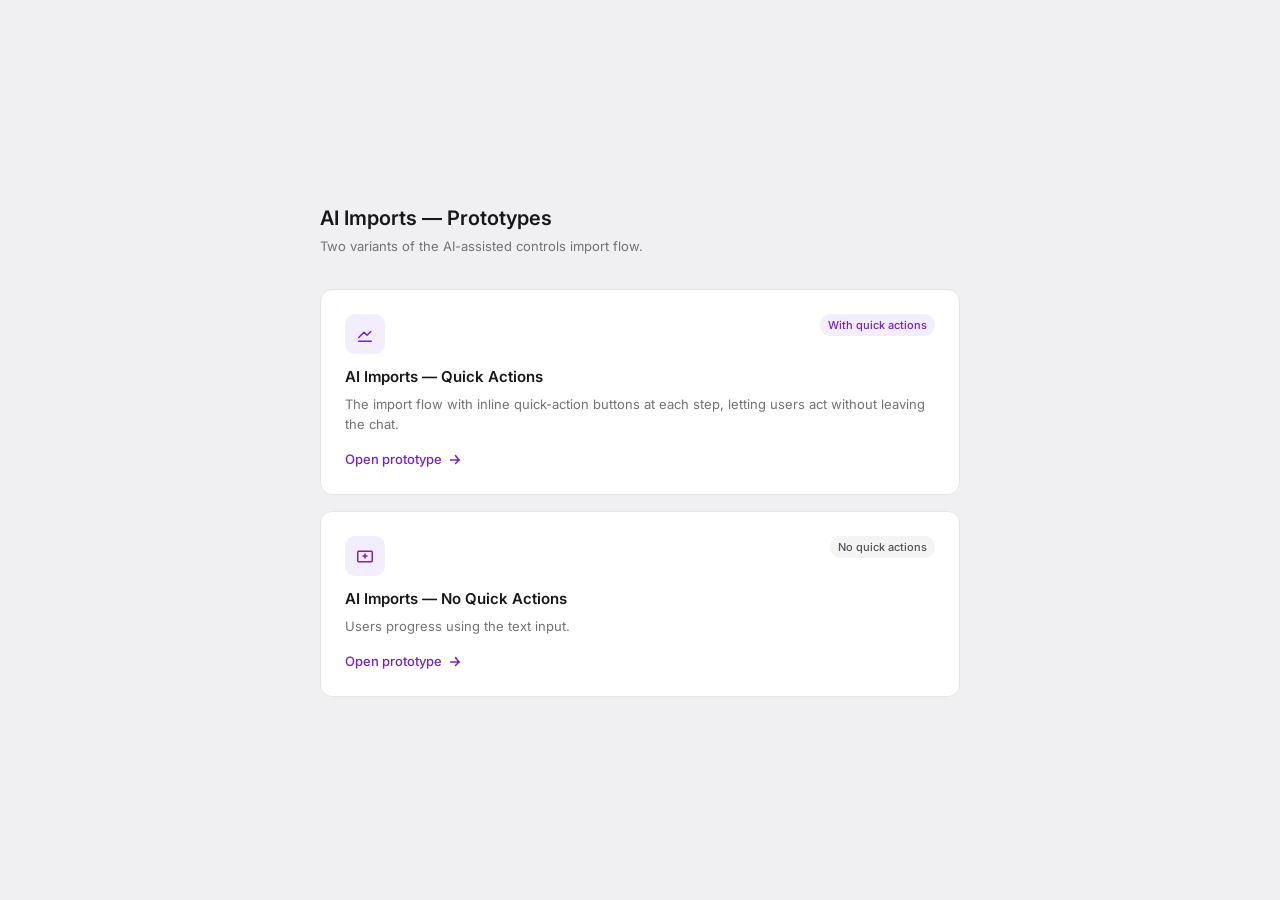
<file: index.html>
<!DOCTYPE html>
<html lang="en">
<head>
<meta charset="UTF-8">
<meta name="viewport" content="width=device-width, initial-scale=1.0">
<title>AI Imports — Prototypes</title>
<link rel="preconnect" href="https://fonts.googleapis.com">
<link href="https://fonts.googleapis.com/css2?family=Inter:wght@400;500;600;700&display=swap" rel="stylesheet">
<link rel="stylesheet" href="alpaca/alpaca-design-tokens.css">
<style>
*, *::before, *::after { box-sizing: border-box; margin: 0; padding: 0; }
html, body { height: 100%; }
body {
  font-family: 'Inter', sans-serif;
  background: #f0f0f2;
  color: #18181b;
  font-size: 14px;
  line-height: 1.5;
  display: flex;
  align-items: center;
  justify-content: center;
  min-height: 100vh;
  padding: 40px 20px;
}

.page {
  width: 100%;
  max-width: 640px;
}

.header {
  margin-bottom: 32px;
}

.header h1 {
  font-size: 20px;
  font-weight: 600;
  color: #18181b;
  margin-bottom: 4px;
}

.header p {
  font-size: 13px;
  color: #71717a;
}

.cards {
  display: flex;
  flex-direction: column;
  gap: 16px;
}

.card {
  background: #fff;
  border: 1px solid #e4e4e7;
  border-radius: 12px;
  padding: 24px;
  cursor: pointer;
  text-decoration: none;
  color: inherit;
  display: block;
  transition: border-color 0.15s, box-shadow 0.15s;
}

.card:hover {
  border-color: #c4b5fd;
  box-shadow: 0 4px 16px rgba(119, 31, 203, 0.08);
}

.card-top {
  display: flex;
  align-items: flex-start;
  justify-content: space-between;
  gap: 16px;
  margin-bottom: 12px;
}

.card-icon {
  width: 40px;
  height: 40px;
  border-radius: 10px;
  background: #f3eeff;
  display: flex;
  align-items: center;
  justify-content: center;
  flex-shrink: 0;
}

.card-icon svg {
  width: 20px;
  height: 20px;
  color: #771fcb;
}

.card-badge {
  font-size: 11px;
  font-weight: 500;
  padding: 3px 8px;
  border-radius: 20px;
  background: #f4f4f5;
  color: #52525b;
  white-space: nowrap;
}

.card-badge.with-actions {
  background: #f3eeff;
  color: #771fcb;
}

.card h2 {
  font-size: 15px;
  font-weight: 600;
  color: #18181b;
  margin-bottom: 6px;
}

.card p {
  font-size: 13px;
  color: #71717a;
  line-height: 1.55;
}

.card-arrow {
  display: flex;
  align-items: center;
  gap: 6px;
  margin-top: 16px;
  font-size: 13px;
  font-weight: 500;
  color: #771fcb;
}

.card-arrow svg {
  width: 14px;
  height: 14px;
}
</style>
</head>
<body>
<div class="page">
  <div class="header">
    <h1>AI Imports — Prototypes</h1>
    <p>Two variants of the AI-assisted controls import flow.</p>
  </div>

  <div class="cards">

    <a class="card" href="AI-imports-quick-actions.html">
      <div class="card-top">
        <div class="card-icon">
          <svg viewBox="0 0 20 20" fill="none" stroke="currentColor" stroke-width="1.5">
            <path stroke-linecap="round" stroke-linejoin="round" d="M3.75 13.5l5.25-5.25 3 3L15.75 7.5M3.75 17.25h12.5"/>
          </svg>
        </div>
        <span class="card-badge with-actions">With quick actions</span>
      </div>
      <h2>AI Imports — Quick Actions</h2>
      <p>The import flow with inline quick-action buttons at each step, letting users act without leaving the chat.</p>
      <div class="card-arrow">
        Open prototype
        <svg viewBox="0 0 14 14" fill="none" stroke="currentColor" stroke-width="1.5">
          <path stroke-linecap="round" stroke-linejoin="round" d="M2.5 7h9m-4-4.5L11 7l-3.5 3.5"/>
        </svg>
      </div>
    </a>

    <a class="card" href="Control-import-less-clicks.html">
      <div class="card-top">
        <div class="card-icon">
          <svg viewBox="0 0 20 20" fill="none" stroke="currentColor" stroke-width="1.5">
            <path stroke-linecap="round" stroke-linejoin="round" d="M8 10h4m-2-2v4M3.75 5.25h12.5a1 1 0 011 1v8.5a1 1 0 01-1 1H3.75a1 1 0 01-1-1v-8.5a1 1 0 011-1z"/>
          </svg>
        </div>
        <span class="card-badge">No quick actions</span>
      </div>
      <h2>AI Imports — No Quick Actions</h2>
      <p>Users progress using the text input.</p>
      <div class="card-arrow">
        Open prototype
        <svg viewBox="0 0 14 14" fill="none" stroke="currentColor" stroke-width="1.5">
          <path stroke-linecap="round" stroke-linejoin="round" d="M2.5 7h9m-4-4.5L11 7l-3.5 3.5"/>
        </svg>
      </div>
    </a>

  </div>
</div>
</body>
</html>
</file>
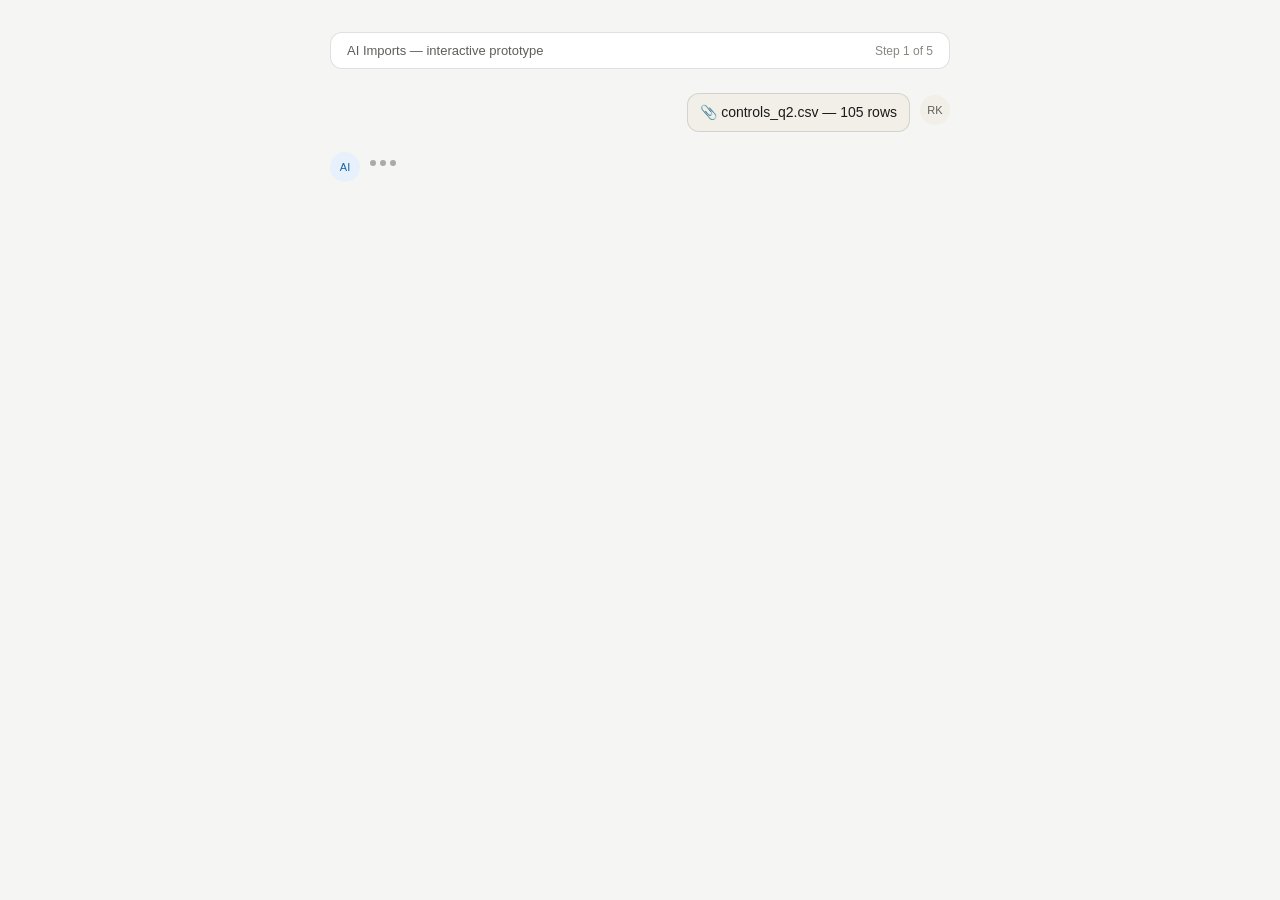
<file: uploads/ai-imports-prototype.html>
<!DOCTYPE html>
<html lang="en">
<head>
<meta charset="UTF-8">
<meta name="viewport" content="width=device-width, initial-scale=1.0">
<title>AI Imports — Prototype</title>
<style>
  * { box-sizing: border-box; margin: 0; padding: 0; }
  body { font-family: -apple-system, BlinkMacSystemFont, "Segoe UI", sans-serif; background: #f5f5f3; color: #1a1a18; min-height: 100vh; padding: 2rem 1rem; }
  :root {
    --bg-primary: #ffffff; --bg-secondary: #f1efe8; --bg-info: #e6f1fb; --bg-success: #eaf3de;
    --bg-warning: #faeeda; --bg-danger: #fcebeb;
    --text-primary: #1a1a18; --text-secondary: #5f5e5a; --text-tertiary: #888780;
    --text-info: #185fa5; --text-success: #3b6d11; --text-warning: #854f0b; --text-danger: #a32d2d;
    --border: rgba(0,0,0,0.12); --border-med: rgba(0,0,0,0.2);
    --border-info: rgba(24,95,165,0.3); --border-success: rgba(59,109,17,0.3);
    --radius-md: 8px; --radius-lg: 12px;
    --mono: "SF Mono", "Fira Code", "Consolas", monospace;
  }
  .page { max-width: 620px; margin: 0 auto; }
  .app-bar { background: var(--bg-primary); border: 0.5px solid var(--border); border-radius: var(--radius-lg); padding: 10px 16px; margin-bottom: 1.5rem; display: flex; align-items: center; justify-content: space-between; }
  .app-bar-title { font-size: 13px; font-weight: 500; color: var(--text-secondary); }
  .app-bar-step { font-size: 12px; color: var(--text-tertiary); }
  .chat { display: flex; flex-direction: column; gap: 1.1rem; }
  .msg { display: flex; gap: 10px; }
  .msg.user { flex-direction: row-reverse; }
  .avatar { width: 30px; height: 30px; border-radius: 50%; flex-shrink: 0; display: flex; align-items: center; justify-content: center; font-size: 11px; font-weight: 500; margin-top: 2px; }
  .av-a { background: var(--bg-info); color: var(--text-info); }
  .av-u { background: var(--bg-secondary); color: var(--text-secondary); }
  .bubble { max-width: 480px; }
  .prose { font-size: 14px; line-height: 1.65; margin-bottom: 6px; color: var(--text-primary); }
  .prose:last-child { margin-bottom: 0; }
  .user-pill { background: var(--bg-secondary); border: 0.5px solid var(--border); border-radius: var(--radius-lg); padding: 7px 12px; display: inline-block; }
  .card { background: var(--bg-primary); border: 0.5px solid var(--border); border-radius: var(--radius-lg); padding: 12px 14px; margin: 6px 0; }
  .card-label { font-size: 11px; color: var(--text-tertiary); text-transform: uppercase; letter-spacing: 0.05em; margin-bottom: 8px; }
  .map-row { display: flex; align-items: center; gap: 8px; font-size: 13px; padding: 5px 0; border-bottom: 0.5px solid var(--border); }
  .map-row:last-child { border-bottom: none; }
  .col { color: var(--text-secondary); flex: 1; font-family: var(--mono); font-size: 12px; }
  .arr { color: var(--text-tertiary); font-size: 11px; }
  .field { color: var(--text-primary); font-weight: 500; flex: 1; }
  .badge { font-size: 11px; padding: 2px 7px; border-radius: 20px; white-space: nowrap; flex-shrink: 0; }
  .b-ok { background: var(--bg-success); color: var(--text-success); }
  .b-ai { background: var(--bg-warning); color: var(--text-warning); }
  .actions { display: flex; gap: 8px; margin-top: 10px; flex-wrap: wrap; }
  .btn { font-size: 12px; padding: 6px 14px; border-radius: var(--radius-md); border: 0.5px solid var(--border-med); background: transparent; color: var(--text-primary); cursor: pointer; transition: background 0.1s; white-space: nowrap; }
  .btn:hover { background: var(--bg-secondary); }
  .btn.primary { background: var(--bg-info); border-color: var(--border-info); color: var(--text-info); }
  .btn.primary:hover { opacity: 0.85; }
  .btn:disabled { opacity: 0.4; cursor: default; }
  .id-row { display: flex; align-items: center; gap: 8px; font-size: 13px; padding: 5px 0; border-bottom: 0.5px solid var(--border); }
  .id-row:last-child { border-bottom: none; }
  .id-name { color: var(--text-secondary); flex: 2; overflow: hidden; text-overflow: ellipsis; white-space: nowrap; }
  .id-val { font-family: var(--mono); font-size: 12px; color: var(--text-primary); flex: 1; }
  .more { font-size: 12px; color: var(--text-tertiary); text-align: center; padding: 6px 0; }
  .dup-wrap { border: 0.5px solid var(--border); border-radius: var(--radius-md); margin-bottom: 8px; overflow: hidden; }
  .dup-wrap:last-of-type { margin-bottom: 0; }
  .dup-head { font-size: 12px; font-weight: 500; padding: 7px 10px; background: var(--bg-secondary); border-bottom: 0.5px solid var(--border); display: flex; justify-content: space-between; align-items: center; }
  .dup-resolved { font-size: 11px; color: var(--text-success); }
  .dup-r { display: flex; align-items: center; gap: 8px; padding: 7px 10px; border-bottom: 0.5px solid var(--border); font-size: 13px; }
  .dup-r:last-of-type { border-bottom: none; }
  .dup-ref { font-family: var(--mono); font-size: 11px; color: var(--text-tertiary); width: 52px; flex-shrink: 0; }
  .dup-title { color: var(--text-primary); flex: 1; }
  .dup-meta { font-size: 11px; color: var(--text-secondary); }
  .dup-acts { display: flex; gap: 6px; padding: 7px 10px; background: var(--bg-secondary); flex-wrap: wrap; }
  .dbtn { font-size: 11px; padding: 4px 10px; border-radius: var(--radius-md); border: 0.5px solid var(--border-med); background: var(--bg-primary); color: var(--text-primary); cursor: pointer; }
  .dbtn:hover { background: var(--bg-secondary); }
  .dbtn.chosen { background: var(--bg-success); border-color: var(--border-success); color: var(--text-success); }
  .sum-row { display: flex; justify-content: space-between; font-size: 13px; padding: 5px 0; border-bottom: 0.5px solid var(--border); }
  .sum-row:last-child { border-bottom: none; }
  .sum-label { color: var(--text-secondary); }
  .resolved-note { font-size: 13px; color: var(--text-success); margin-bottom: 6px; }
  .hidden { display: none !important; }
  .typing { display: flex; gap: 4px; align-items: center; padding: 10px 0; }
  .typing span { width: 6px; height: 6px; border-radius: 50%; background: #aaa; animation: blink 1.2s infinite; }
  .typing span:nth-child(2) { animation-delay: 0.2s; }
  .typing span:nth-child(3) { animation-delay: 0.4s; }
  @keyframes blink { 0%,80%,100%{opacity:0.2} 40%{opacity:1} }
  .success-card { border-color: var(--border-success) !important; }
</style>
</head>
<body>
<div class="page">
  <div class="app-bar">
    <span class="app-bar-title">AI Imports — interactive prototype</span>
    <span class="app-bar-step" id="step-label">Step 1 of 5</span>
  </div>

  <div class="chat" id="chat">

    <div class="msg user" id="m-upload">
      <div class="avatar av-u">RK</div>
      <div class="bubble"><p class="prose"><span class="user-pill">📎 controls_q2.csv — 105 rows</span></p></div>
    </div>

    <div class="msg hidden" id="m-typing1">
      <div class="avatar av-a">AI</div>
      <div class="bubble"><div class="typing"><span></span><span></span><span></span></div></div>
    </div>

    <div class="msg hidden" id="m-mapping">
      <div class="avatar av-a">AI</div>
      <div class="bubble">
        <p class="prose">Got it — I've processed your file and mapped the columns. Here's what I found:</p>
        <div class="card">
          <div class="card-label">Column mapping — 5 of 6 matched</div>
          <div class="map-row"><span class="col">Control Name</span><span class="arr">→</span><span class="field">Title</span><span class="badge b-ok">matched</span></div>
          <div class="map-row"><span class="col">Description</span><span class="arr">→</span><span class="field">Description</span><span class="badge b-ok">matched</span></div>
          <div class="map-row"><span class="col">Policy Owner</span><span class="arr">→</span><span class="field">Owner</span><span class="badge b-ok">matched</span></div>
          <div class="map-row"><span class="col">Framework Ref</span><span class="arr">→</span><span class="field">Framework / Section</span><span class="badge b-ok">matched</span></div>
          <div class="map-row"><span class="col">Ref ID</span><span class="arr">→</span><span class="field">Control ID</span><span class="badge b-ok">matched</span></div>
          <div class="map-row"><span class="col">Internal Category</span><span class="arr">→</span><span class="field">—</span><span class="badge b-ai">custom / unmapped</span></div>
        </div>
        <p class="prose" style="font-size:13px;color:#5f5e5a">"Internal Category" doesn't match a standard Vanta field — I'll treat it as a custom field for now. Does this mapping look right?</p>
        <div class="actions">
          <button class="btn primary" onclick="doMapping()">Looks good</button>
          <button class="btn" onclick="doMapping()">Edit mapping</button>
        </div>
      </div>
    </div>

    <div class="msg user hidden" id="m-user-mapping">
      <div class="avatar av-u">RK</div>
      <div class="bubble"><p class="prose"><span class="user-pill">Looks good</span></p></div>
    </div>

    <div class="msg hidden" id="m-typing2">
      <div class="avatar av-a">AI</div>
      <div class="bubble"><div class="typing"><span></span><span></span><span></span></div></div>
    </div>

    <div class="msg hidden" id="m-issue1">
      <div class="avatar av-a">AI</div>
      <div class="bubble">
        <p class="prose">Found <strong style="color:#a32d2d">2 issues</strong> before we can import. Let's go through them:</p>
        <div class="card">
          <div class="card-label">Issue 1 of 2 — missing control IDs</div>
          <p class="prose" style="font-size:13px;margin-bottom:8px">8 rows were missing a Control ID. I've generated IDs automatically using your company prefix <span style="font-family:var(--mono);font-size:12px">VAN-</span> — you can edit these before importing.</p>
          <div class="id-row"><span class="id-name">Access Review Policy</span><span class="id-val">VAN-089</span><span class="badge b-ai">✦ AI generated</span></div>
          <div class="id-row"><span class="id-name">Endpoint Protection Standard</span><span class="id-val">VAN-090</span><span class="badge b-ai">✦ AI generated</span></div>
          <div class="id-row"><span class="id-name">Incident Escalation Procedure</span><span class="id-val">VAN-091</span><span class="badge b-ai">✦ AI generated</span></div>
          <div class="more">+ 5 more</div>
          <div class="actions">
            <button class="btn primary" onclick="acceptIDs()">Accept all generated IDs</button>
            <button class="btn" onclick="acceptIDs()">Review &amp; edit IDs ↗</button>
          </div>
        </div>
      </div>
    </div>

    <div class="msg user hidden" id="m-user-ids">
      <div class="avatar av-u">RK</div>
      <div class="bubble"><p class="prose"><span class="user-pill">Accept all generated IDs</span></p></div>
    </div>

    <div class="msg hidden" id="m-typing3">
      <div class="avatar av-a">AI</div>
      <div class="bubble"><div class="typing"><span></span><span></span><span></span></div></div>
    </div>

    <div class="msg hidden" id="m-issue2">
      <div class="avatar av-a">AI</div>
      <div class="bubble">
        <p class="resolved-note">✓ Issue 1 resolved — 8 IDs assigned.</p>
        <div class="card">
          <div class="card-label">Issue 2 of 2 — duplicate Control IDs</div>
          <p class="prose" style="font-size:13px;margin-bottom:10px">3 pairs of rows share the same Control ID. I've compared titles and descriptions — these don't look like accidental duplicates, so I haven't merged them. Resolve each pair before importing.</p>

          <div class="dup-wrap">
            <div class="dup-head"><span>VAN-042 — 2 rows</span><span class="dup-resolved hidden" id="dup1-res">✓ resolved</span></div>
            <div class="dup-r"><span class="dup-ref">Row 14</span><span class="dup-title">Data Retention Policy</span><span class="dup-meta">Owner: sarah@vanta.com</span></div>
            <div class="dup-r"><span class="dup-ref">Row 67</span><span class="dup-title">Data Retention Policy</span><span class="dup-meta">Owner: mike@vanta.com</span></div>
            <div class="dup-acts" id="dup1-acts">
              <button class="dbtn" onclick="resolveDup(1,'both',this)">Keep both</button>
              <button class="dbtn" onclick="resolveDup(1,'row14',this)">Remove row 14</button>
              <button class="dbtn" onclick="resolveDup(1,'row67',this)">Remove row 67</button>
            </div>
          </div>

          <div class="dup-wrap" style="margin-top:8px">
            <div class="dup-head"><span>VAN-017 — 2 rows</span><span class="dup-resolved hidden" id="dup2-res">✓ resolved</span></div>
            <div class="dup-r"><span class="dup-ref">Row 29</span><span class="dup-title">Vulnerability Management</span><span class="dup-meta">SOC 2 CC7.1</span></div>
            <div class="dup-r"><span class="dup-ref">Row 31</span><span class="dup-title">Vulnerability Management Process</span><span class="dup-meta">ISO 27001 A.12.6</span></div>
            <div class="dup-acts" id="dup2-acts">
              <button class="dbtn" onclick="resolveDup(2,'both',this)">Keep both</button>
              <button class="dbtn" onclick="resolveDup(2,'row29',this)">Remove row 29</button>
              <button class="dbtn" onclick="resolveDup(2,'row31',this)">Remove row 31</button>
            </div>
          </div>

          <div class="dup-wrap" style="margin-top:8px">
            <div class="dup-head"><span>VAN-055 — 2 rows</span><span class="dup-resolved hidden" id="dup3-res">✓ resolved</span></div>
            <div class="dup-r"><span class="dup-ref">Row 88</span><span class="dup-title">Change Management Policy</span><span class="dup-meta">Owner: james@vanta.com</span></div>
            <div class="dup-r"><span class="dup-ref">Row 89</span><span class="dup-title">Change Management Policy</span><span class="dup-meta">Owner: james@vanta.com</span></div>
            <div class="dup-acts" id="dup3-acts">
              <button class="dbtn" onclick="resolveDup(3,'both',this)">Keep both</button>
              <button class="dbtn" onclick="resolveDup(3,'row88',this)">Remove row 88</button>
              <button class="dbtn" onclick="resolveDup(3,'row89',this)">Remove row 89</button>
            </div>
          </div>
        </div>
      </div>
    </div>

    <div class="msg hidden" id="m-typing4">
      <div class="avatar av-a">AI</div>
      <div class="bubble"><div class="typing"><span></span><span></span><span></span></div></div>
    </div>

    <div class="msg hidden" id="m-confirm">
      <div class="avatar av-a">AI</div>
      <div class="bubble">
        <p class="prose">All issues resolved. Ready to import:</p>
        <div class="card">
          <div class="card-label">Import summary</div>
          <div class="sum-row"><span class="sum-label">Controls to import</span><span style="font-weight:500" id="import-count">105</span></div>
          <div class="sum-row"><span class="sum-label">IDs generated by AI</span><span style="color:#854f0b;font-weight:500">8 — marked for review</span></div>
          <div class="sum-row"><span class="sum-label">Duplicates resolved</span><span style="color:#3b6d11;font-weight:500">3 pairs</span></div>
          <div class="sum-row"><span class="sum-label">Custom / unmapped columns</span><span style="font-weight:500">1 (Internal Category)</span></div>
        </div>
        <div class="actions">
          <button class="btn primary" onclick="doImport()">Import <span id="btn-count">105</span> controls</button>
          <button class="btn" onclick="doImport()">Review full sheet first ↗</button>
        </div>
      </div>
    </div>

    <div class="msg hidden" id="m-done">
      <div class="avatar av-a">AI</div>
      <div class="bubble">
        <div class="card success-card">
          <p class="prose" style="color:#3b6d11;font-weight:500;font-size:15px">✓ Import complete</p>
          <p class="prose" style="font-size:13px;color:#5f5e5a;margin-top:6px">105 controls added to your program. 8 AI-generated IDs are marked for review in the Pending tab.</p>
          <div class="actions" style="margin-top:10px">
            <button class="btn primary">View pending review ↗</button>
            <button class="btn" onclick="location.reload()">↺ Restart prototype</button>
          </div>
        </div>
      </div>
    </div>

  </div>
</div>

<script>
  var resolved = {1:false, 2:false, 3:false};
  var removedCount = 0;

  function show(id){ document.getElementById(id).classList.remove('hidden'); }
  function hide(id){ document.getElementById(id).classList.add('hidden'); }
  function setStep(n){ document.getElementById('step-label').textContent = 'Step '+n+' of 5'; }
  function delay(ms){ return new Promise(function(r){ setTimeout(r,ms); }); }
  function scrollDown(){ window.scrollTo({top:document.body.scrollHeight,behavior:'smooth'}); }

  async function startFlow(){
    await delay(700);
    show('m-typing1'); scrollDown();
    await delay(1300);
    hide('m-typing1'); show('m-mapping'); scrollDown();
    setStep(2);
  }

  async function doMapping(){
    document.querySelectorAll('#m-mapping .btn').forEach(function(b){b.disabled=true;});
    show('m-user-mapping');
    await delay(500);
    show('m-typing2'); scrollDown();
    await delay(1100);
    hide('m-typing2'); show('m-issue1'); scrollDown();
    setStep(3);
  }

  async function acceptIDs(){
    document.querySelectorAll('#m-issue1 .btn').forEach(function(b){b.disabled=true;});
    show('m-user-ids');
    await delay(400);
    show('m-typing3'); scrollDown();
    await delay(1000);
    hide('m-typing3'); show('m-issue2'); scrollDown();
    setStep(4);
  }

  function resolveDup(n, choice, btn){
    var acts = document.getElementById('dup'+n+'-acts');
    acts.querySelectorAll('.dbtn').forEach(function(b){ b.disabled=true; b.classList.remove('chosen'); });
    btn.classList.add('chosen');
    document.getElementById('dup'+n+'-res').classList.remove('hidden');
    if(choice !== 'both') removedCount++;
    resolved[n] = true;
    if(resolved[1] && resolved[2] && resolved[3]) showConfirm();
  }

  async function showConfirm(){
    var total = 105 - removedCount;
    document.getElementById('import-count').textContent = total;
    document.getElementById('btn-count').textContent = total;
    await delay(600);
    show('m-typing4'); scrollDown();
    await delay(900);
    hide('m-typing4'); show('m-confirm'); scrollDown();
    setStep(5);
  }

  async function doImport(){
    document.querySelectorAll('#m-confirm .btn').forEach(function(b){b.disabled=true;});
    await delay(300);
    show('m-done'); scrollDown();
  }

  startFlow();
</script>
</body>
</html>
</file>
<file: alpaca/alpaca-design-tokens.css>
/*
 * One-off snapshot of core Alpaca design variables for Claude Design.
 * Source files at snapshot time:
 * - packages/alpaca/src/base/tokens/raw-tokens.ts
 * - packages/alpaca/src/base/tokens/semantic-tokens.tsx
 * - packages/alpaca/src/private/internal-typography/typography-tokens.css
 * - apps/web-client/src/global-styles/styled-components-global-style.tsx
 */

:root {
  --font-sans-serif-fallbacks:
    -apple-system, BlinkMacSystemFont, Ubuntu, "Helvetica Neue", sans-serif;
  --font-serif-fallbacks: Garamond, Merriweather, "Times New Roman", serif;
  --font-options-inter: "Inter", var(--font-sans-serif-fallbacks);
  --font-options-monaco: "Monaco", monospace;
  --font-options-domine: "Domine", var(--font-serif-fallbacks);
  --font-base: var(--font-options-inter);
  --font-display: var(--font-options-domine);
  --font-code: var(--font-options-monaco);
}

html {
  font-size: 100%;
  font-size: clamp(12px, 100%, 20px);
}

body {
  color: var(--alp-token-text-default);
  font-family: var(--font-base) !important;
  -webkit-font-smoothing: antialiased;
  -moz-osx-font-smoothing: grayscale;
}

body *[data-font-display] {
  font-family: var(--font-display);
}

*[data-sr-only] {
  pointer-events: none;
  position: absolute;
  width: 1px;
  height: 1px;
  padding: 0;
  margin: -1px;
  overflow: hidden;
  clip: rect(0, 0, 0, 0);
  white-space: nowrap;
  border-width: 0;
}

*[data-truncate="true"],
*[data-truncate="1"] {
  white-space: nowrap;
  overflow: hidden;
  text-overflow: ellipsis;
}

*[data-truncate="2"] {
  display: -webkit-box;
  -webkit-box-orient: vertical;
  -webkit-line-clamp: 2;
  overflow: hidden;
}

*[data-truncate="3"] {
  display: -webkit-box;
  -webkit-box-orient: vertical;
  -webkit-line-clamp: 3;
  overflow: hidden;
}

*[data-radix-popper-content-wrapper],
*[id^="legacy-fui-portal-root"],
*.bp4-portal {
  z-index: 100 !important;
}

*.bp4-portal > * {
  z-index: unset !important;
}

*[data-modal-v2-overlay],
*[data-modal-v2-content] {
  z-index: 100 !important;
}

*[id^="legacy-fui-portal-root"],
#fui-portal-toast-only-root {
  position: fixed;
  width: 100%;
}

#fui-portal-toast-only-root {
  z-index: 101;
}

:root {
  --global-focus-focus-outline-color: var(--alp-token-focus-default);
  --global-focus-focus-outline-width: 2px;
  --global-focus-focus-outline-offset: -2px;
  --global-focus-focus-outline-style: solid;
}

*:focus-visible,
*[data-focus-within="true"]:focus-within:has(*:focus-visible) {
  outline: var(--global-focus-focus-outline-width)
    var(--global-focus-focus-outline-style)
    var(--global-focus-focus-outline-color);
  outline-offset: var(--global-focus-focus-outline-offset);
}

:root {
  --alp-token-letterSpacing-default: 0.01em;
  --alp-token-fontWeight-regular: 400;
  --alp-token-fontWeight-medium: 500;
  --alp-token-fontWeight-semiBold: 600;
}

/* New font tokens */
:root {
  --alp-token-fontSize-headingL: 1.5rem; /* 24 */
  --alp-token-fontSize-headingM: 1.25rem; /* 20 */
  --alp-token-fontSize-headingS: 1.125rem; /* 18 */
  --alp-token-fontSize-bodyL: 1rem; /* 16 */
  --alp-token-fontSize-bodyM: 0.875rem; /* 14 */
  --alp-token-fontSize-bodyS: 0.75rem; /* 12 */

  --alp-token-lineHeight-headingL: 1.16666667; /* 28 / 24 */
  --alp-token-lineHeight-headingM: 1.2; /* 24 / 20 */
  --alp-token-lineHeight-headingS: 1.22222222; /* 22 / 18 */
  --alp-token-lineHeight-bodyL: 1.5; /* 24 / 16 */
  --alp-token-lineHeight-bodyM: 1.57142857; /* 22 / 14 */
  --alp-token-lineHeight-bodyS: 1.66666667; /* 20 / 12 */

  /* Internal-only font tokens */
  --alp-token-fontSize-internal-labelL: 1rem;
  --alp-token-fontSize-internal-labelM: 0.875rem; /* 14px */
  --alp-token-fontSize-internal-labelS: 0.75rem; /* 12px */
  --alp-token-fontSize-internal-helperM: 0.875rem; /* 14px */
  --alp-token-fontSize-internal-helperS: 0.75rem; /* 12px */
  --alp-token-fontSize-internal-code: 0.875rem; /* 14px */
  --alp-token-fontSize-internal-tableNumbers: 0.75rem; /* 12px */
  --alp-token-fontSize-internal-smallCaps: 0.75rem; /* 12px */

  --alp-token-lineHeight-internal-labelL: 1.5;
  --alp-token-lineHeight-internal-labelM: 1.42857143;
  --alp-token-lineHeight-internal-labelS: 1.33333333;
  --alp-token-lineHeight-internal-helperM: 1.42857143;
  --alp-token-lineHeight-internal-helperS: 1.33333333;
  --alp-token-lineHeight-internal-code: 1.14285714;
  --alp-token-lineHeight-internal-tableNumbers: 1.42857143;
  --alp-token-lineHeight-internal-smallCaps: 1.33333333;
}

:root {
  --alp-token-sand-100: #faf8f8;
  --alp-token-sand-200: #f2efef;
  --alp-token-sand-300: #ebe8e8;
  --alp-token-sand-400: #dcdbdb;
  --alp-token-sand-500: #c9c8c7;
  --alp-token-sand-600: #bab8b8;
  --alp-token-sand-700: #a6a4a4;
  --alp-token-sand-800: #8a8888;
  --alp-token-sand-900: #6e6c6b;
  --alp-token-sand-1000: #545352;
  --alp-token-sand-1100: #424141;
  --alp-token-sand-1200: #333232;
  --alp-token-sand-1300: #242323;
  --alp-token-sand-1400: #151414;
  --alp-token-white: #ffffff;
  --alp-token-purple-100: #f7f0fe;
  --alp-token-purple-200: #f1e3ff;
  --alp-token-purple-300: #ebd6ff;
  --alp-token-purple-400: #dfbfff;
  --alp-token-purple-500: #d5aaff;
  --alp-token-purple-600: #c98fff;
  --alp-token-purple-700: #bc77fc;
  --alp-token-purple-800: #a555f2;
  --alp-token-purple-900: #8e34e3;
  --alp-token-purple-1000: #771fcb;
  --alp-token-purple-1100: #5a1799;
  --alp-token-purple-1200: #3f1369;
  --alp-token-purple-1300: #280d42;
  --alp-token-purple-1400: #1d0b2e;
  --alp-token-green-100: #f2faf4;
  --alp-token-green-200: #e9f5ec;
  --alp-token-green-300: #dcf2e2;
  --alp-token-green-400: #c2edcd;
  --alp-token-green-500: #98e3ab;
  --alp-token-green-600: #70d48b;
  --alp-token-green-700: #53bd6f;
  --alp-token-green-800: #1f9c3a;
  --alp-token-green-900: #098228;
  --alp-token-green-1000: #047023;
  --alp-token-green-1100: #01591d;
  --alp-token-green-1200: #004215;
  --alp-token-green-1300: #002b0e;
  --alp-token-green-1400: #001c09;
  --alp-token-orange-100: #fcf8f2;
  --alp-token-orange-200: #faf0e3;
  --alp-token-orange-300: #fae9d2;
  --alp-token-orange-400: #f7d5ab;
  --alp-token-orange-500: #f7bc6f;
  --alp-token-orange-600: #f2a23f;
  --alp-token-orange-700: #ef8909;
  --alp-token-orange-800: #d66800;
  --alp-token-orange-900: #b85407;
  --alp-token-orange-1000: #a34a00;
  --alp-token-orange-1100: #7a3802;
  --alp-token-orange-1200: #572801;
  --alp-token-orange-1300: #3b1b01;
  --alp-token-orange-1400: #1c0c01;
  --alp-token-red-100: #fef5f5;
  --alp-token-red-200: #fcebeb;
  --alp-token-red-300: #fcdede;
  --alp-token-red-400: #fac8c8;
  --alp-token-red-500: #f9a7a7;
  --alp-token-red-600: #f78888;
  --alp-token-red-700: #f06c6c;
  --alp-token-red-800: #e05151;
  --alp-token-red-900: #c93c46;
  --alp-token-red-1000: #b22d3f;
  --alp-token-red-1100: #852532;
  --alp-token-red-1200: #611822;
  --alp-token-red-1300: #400b12;
  --alp-token-red-1400: #1f0509;
  --alp-token-magenta-100: #fff5fe;
  --alp-token-magenta-200: #ffebfe;
  --alp-token-magenta-300: #ffe0fc;
  --alp-token-magenta-400: #fccaf8;
  --alp-token-magenta-500: #fcb1f6;
  --alp-token-magenta-600: #fa93f1;
  --alp-token-magenta-700: #ed72e3;
  --alp-token-magenta-800: #d44ec9;
  --alp-token-magenta-900: #b236a8;
  --alp-token-magenta-1000: #962a8d;
  --alp-token-magenta-1100: #7a1572;
  --alp-token-magenta-1200: #5e0757;
  --alp-token-magenta-1300: #40053b;
  --alp-token-magenta-1400: #21031f;
  --alp-token-blue-100: #f2f8ff;
  --alp-token-blue-200: #eaf3fe;
  --alp-token-blue-300: #d8eafe;
  --alp-token-blue-400: #bcdafe;
  --alp-token-blue-500: #91c3fe;
  --alp-token-blue-600: #6daffe;
  --alp-token-blue-700: #499bfd;
  --alp-token-blue-800: #2984f0;
  --alp-token-blue-900: #0d6ee0;
  --alp-token-blue-1000: #0d5bba;
  --alp-token-blue-1100: #09468f;
  --alp-token-blue-1200: #03346e;
  --alp-token-blue-1300: #001e42;
  --alp-token-blue-1400: #01162e;
  --alp-token-cyan-100: #f2fbfc;
  --alp-token-cyan-200: #e6f7fa;
  --alp-token-cyan-300: #d5f3f7;
  --alp-token-cyan-400: #b3eaf2;
  --alp-token-cyan-500: #95dde8;
  --alp-token-cyan-600: #60cbdb;
  --alp-token-cyan-700: #32b5c9;
  --alp-token-cyan-800: #0496b0;
  --alp-token-cyan-900: #007b96;
  --alp-token-cyan-1000: #016a82;
  --alp-token-cyan-1100: #115869;
  --alp-token-cyan-1200: #14424d;
  --alp-token-cyan-1300: #0d2c33;
  --alp-token-cyan-1400: #05181c;
  --alp-token-yellow-100: #fffbf0;
  --alp-token-yellow-200: #fff7e3;
  --alp-token-yellow-300: #fff2cc;
  --alp-token-yellow-400: #ffe49c;
  --alp-token-yellow-500: #fad164;
  --alp-token-yellow-600: #ffbe0f;
  --alp-token-yellow-700: #f2a516;
  --alp-token-yellow-800: #c77b00;
  --alp-token-yellow-900: #a16300;
  --alp-token-yellow-1000: #804d00;
  --alp-token-yellow-1100: #69430f;
  --alp-token-yellow-1200: #47300c;
  --alp-token-yellow-1300: #302413;
  --alp-token-yellow-1400: #171009;
  --alp-token-brown-100: #f8f4f3;
  --alp-token-brown-200: #f7ece6;
  --alp-token-brown-300: #f2e1d8;
  --alp-token-brown-400: #edd0c0;
  --alp-token-brown-500: #e3baa3;
  --alp-token-brown-600: #d9a789;
  --alp-token-brown-700: #c9956f;
  --alp-token-brown-800: #a87754;
  --alp-token-brown-900: #8f6447;
  --alp-token-brown-1000: #6b4b34;
  --alp-token-brown-1100: #593f2c;
  --alp-token-brown-1200: #3d2c1d;
  --alp-token-brown-1300: #2b1d11;
  --alp-token-brown-1400: #0f0b06;
  --alp-token-backdrop: #292f3333;
  --alp-token-border-radius-xs: 2px;
  --alp-token-border-radius-sm: 4px;
  --alp-token-border-radius-md: 6px;
  --alp-token-border-radius-lg: 8px;
  --alp-token-border-radius-xl: 12px;
  --alp-token-border-radius-none: 0;
  --alp-token-border-radius-round: 999px;
  --alp-token-gray-100a: rgba(110, 108, 107, 0.07);
  --alp-token-gray-200a: rgba(110, 108, 107, 0.14);
  --alp-token-gray-300a: rgba(110, 108, 107, 0.21);
  --alp-token-gray-400a: rgba(110, 108, 107, 0.28);
  --alp-token-gray-500a: rgba(110, 108, 107, 0.35);
  --alp-token-gray-600a: rgba(110, 108, 107, 0.42);
  --alp-token-gray-700a: rgba(110, 108, 107, 0.49);
  --alp-token-gray-800a: rgba(110, 108, 107, 0.56);
  --alp-token-gray-900a: rgba(110, 108, 107, 0.63);
  --alp-token-gray-1000a: rgba(110, 108, 107, 0.7);
  --alp-token-gray-1100a: rgba(110, 108, 107, 0.77);
  --alp-token-gray-1200a: rgba(110, 108, 107, 0.84);
  --alp-token-gray-1300a: rgba(110, 108, 107, 0.91);
  --alp-token-white-100a: rgba(255, 255, 255, 0.07);
  --alp-token-white-200a: rgba(255, 255, 255, 0.14);
  --alp-token-white-300a: rgba(255, 255, 255, 0.21);
  --alp-token-white-400a: rgba(255, 255, 255, 0.28);
  --alp-token-white-500a: rgba(255, 255, 255, 0.35);
  --alp-token-white-600a: rgba(255, 255, 255, 0.42);
  --alp-token-white-700a: rgba(255, 255, 255, 0.49);
  --alp-token-white-800a: rgba(255, 255, 255, 0.56);
  --alp-token-white-900a: rgba(255, 255, 255, 0.63);
  --alp-token-white-1000a: rgba(255, 255, 255, 0.7);
  --alp-token-white-1100a: rgba(255, 255, 255, 0.77);
  --alp-token-white-1200a: rgba(255, 255, 255, 0.84);
  --alp-token-white-1300a: rgba(255, 255, 255, 0.91);
  --alp-token-purple-100a: rgba(172, 85, 255, 0.07);
  --alp-token-purple-200a: rgba(172, 85, 255, 0.14);
  --alp-token-purple-300a: rgba(172, 85, 255, 0.21);
  --alp-token-purple-400a: rgba(172, 85, 255, 0.28);
  --alp-token-purple-500a: rgba(172, 85, 255, 0.35);
  --alp-token-purple-600a: rgba(172, 85, 255, 0.42);
  --alp-token-purple-700a: rgba(172, 85, 255, 0.49);
  --alp-token-purple-800a: rgba(172, 85, 255, 0.56);
  --alp-token-purple-900a: rgba(172, 85, 255, 0.63);
  --alp-token-purple-1000a: rgba(172, 85, 255, 0.7);
  --alp-token-purple-1100a: rgba(172, 85, 255, 0.77);
  --alp-token-purple-1200a: rgba(172, 85, 255, 0.84);
  --alp-token-purple-1300a: rgba(172, 85, 255, 0.91);
  --alp-token-red-100a: rgba(244, 91, 91, 0.07);
  --alp-token-red-200a: rgba(244, 91, 91, 0.14);
  --alp-token-red-300a: rgba(244, 91, 91, 0.21);
  --alp-token-red-400a: rgba(244, 91, 91, 0.28);
  --alp-token-red-500a: rgba(244, 91, 91, 0.35);
  --alp-token-red-600a: rgba(244, 91, 91, 0.42);
  --alp-token-red-700a: rgba(244, 91, 91, 0.49);
  --alp-token-red-800a: rgba(244, 91, 91, 0.56);
  --alp-token-red-900a: rgba(244, 91, 91, 0.63);
  --alp-token-red-1000a: rgba(244, 91, 91, 0.7);
  --alp-token-red-1100a: rgba(244, 91, 91, 0.77);
  --alp-token-red-1200a: rgba(244, 91, 91, 0.84);
  --alp-token-red-1300a: rgba(244, 91, 91, 0.91);
  --alp-token-bg-inset-onLight: rgba(110, 108, 107, 0.055);
  --alp-token-bg-inset-onDark: rgba(110, 108, 107, 0.15);
  --alp-token-bg-surface-curtain-onLight: #292f3333;
  --alp-token-bg-surface-curtain-onDark: linear-gradient(
    to bottom,
    color-mix(in srgb, var(--alp-token-gray-1100) 40%, transparent 60%),
    color-mix(in srgb, var(--alp-token-gray-1200) 100%, transparent 0%)
  );
  --alp-token-shadow-card-onLight: 0px 1px 4px 0px rgba(51, 51, 51, 0.08);
  --alp-token-shadow-card-onDark: 0px 1px 4px 0px rgba(0, 0, 0, 0.2);
  --alp-token-shadow-card-hover-onLight: 0px 1px 4px 0px rgba(51, 51, 51, 0.08);
  --alp-token-shadow-card-hover-onDark: 0px 1px 4px 0px rgba(0, 0, 0, 0.2);
  --alp-token-shadow-drawer-onLight:
    0px 0px 0px 1px rgba(0, 0, 0, 0.03),
    0px 0px 16px 0px rgba(16, 22, 26, 0.04),
    0px 0px 64px 0px rgba(16, 22, 26, 0.16);
  --alp-token-shadow-drawer-onDark: 0px 25px 50px -12px rgba(0, 0, 0, 0.6);
  --alp-token-shadow-menu-onLight: 0px 0px 24px 0px
    color-mix(in srgb, var(--alp-token-gray-1000) 12%, transparent 88%);
  --alp-token-shadow-menu-onDark: 0px 0px 36px 1px
    color-mix(in srgb, var(--alp-token-gray-1200) 55%, transparent 45%);
  --alp-token-shadow-modal-onLight:
    0px 0px 0px 1px rgba(0, 0, 0, 0.02), 0px 0px 8px 0px rgba(16, 22, 26, 0.02),
    0px 0px 24px 0px rgba(16, 22, 26, 0.18);
  --alp-token-shadow-modal-onDark:
    0px 0px 0 1px
      color-mix(in srgb, var(--alp-token-gray-1000) 75%, transparent 25%),
    0 0 24px 0px
      color-mix(in srgb, var(--alp-token-gray-1200) 55%, transparent 45%),
    inset 0 0 6px -2px var(--alp-token-gray-900);
  --alp-token-shadow-tooltip-onLight: 0px 4px 4px 0px
    color-mix(in srgb, var(--alp-token-gray-1000) 25%, transparent 75%);
  --alp-token-shadow-tooltip-onDark: 0px 4px 4px 0px
    color-mix(in srgb, var(--alp-token-gray-1200) 55%, transparent 45%);
  --alp-token-shadow-button-hover-onLight: 0px 2px 6px 0px
    rgba(51, 51, 51, 0.12);
  --alp-token-shadow-button-hover-onDark: 0px 2px 6px 0px rgba(51, 51, 51, 0.12);
  --alp-token-shadow-sidebar-onLight: -4px 0px 32px 0px rgba(51, 51, 51, 0.06);
  --alp-token-shadow-sidebar-onDark: -4px 0px 32px 0px rgba(51, 51, 51, 0.06);
  --alp-token-shadow-border-spread-onLight: 0px 0px 0px 3px
    rgba(120, 90, 250, 0.12);
  --alp-token-shadow-border-spread-onDark: 0px 0px 0px 3px
    rgba(120, 90, 250, 0.12);
  --alp-token-gradient-weak-onLight: linear-gradient(
    90deg,
    var(--alp-token-sand-300),
    var(--alp-token-sand-100)
  );
  --alp-token-gradient-primary-weak-onLight: linear-gradient(
    90deg,
    var(--alp-token-purple-400),
    var(--alp-token-purple-100)
  );
  --alp-token-gradient-primary-onLight: linear-gradient(
    90deg,
    var(--alp-token-purple-1000),
    var(--alp-token-purple-800)
  );
  --alp-token-gradient-primary-strong-onLight: linear-gradient(
    90deg,
    var(--alp-token-purple-1300),
    var(--alp-token-purple-900)
  );
  --alp-token-gradient-success-onLight: linear-gradient(
    90deg,
    var(--alp-token-green-1000),
    var(--alp-token-green-800)
  );
  --alp-token-gradient-weak-onDark: linear-gradient(
    90deg,
    var(--alp-token-gray-1000),
    var(--alp-token-gray-1200)
  );
  --alp-token-gradient-primary-weak-onDark: linear-gradient(
    90deg,
    var(--alp-token-purple-1200),
    var(--alp-token-purple-1400)
  );
  --alp-token-gradient-primary-onDark: linear-gradient(
    90deg,
    var(--alp-token-purple-500),
    var(--alp-token-purple-800)
  );
  --alp-token-gradient-primary-strong-onDark: linear-gradient(
    90deg,
    var(--alp-token-purple-400),
    var(--alp-token-purple-600)
  );
  --alp-token-gradient-success-onDark: linear-gradient(
    90deg,
    var(--alp-token-green-500),
    var(--alp-token-green-800)
  );
  --alp-token-brand-purple-onLight: #240642;
  --alp-token-brand-purple-onDark: #d6b4f8;
  --alp-token-gray-100: var(--alp-token-sand-100);
  --alp-token-gray-200: var(--alp-token-sand-200);
  --alp-token-gray-300: var(--alp-token-sand-300);
  --alp-token-gray-400: var(--alp-token-sand-400);
  --alp-token-gray-500: var(--alp-token-sand-500);
  --alp-token-gray-600: var(--alp-token-sand-600);
  --alp-token-gray-700: var(--alp-token-sand-700);
  --alp-token-gray-800: var(--alp-token-sand-800);
  --alp-token-gray-900: var(--alp-token-sand-900);
  --alp-token-gray-1000: var(--alp-token-sand-1000);
  --alp-token-gray-1100: var(--alp-token-sand-1100);
  --alp-token-gray-1200: var(--alp-token-sand-1200);
  --alp-token-gray-1300: var(--alp-token-sand-1300);
  --alp-token-gray-1400: var(--alp-token-sand-1400);
  --alp-token-brand-vantaPurple: var(--alp-token-brand-purple-onLight);
  --alp-token-text-default: var(--alp-token-gray-1400);
  --alp-token-text-secondary: var(--alp-token-gray-1000);
  --alp-token-text-experimentalTertiary: var(--alp-token-gray-900);
  --alp-token-text-placeholder: var(--alp-token-gray-1100a);
  --alp-token-text-disabled: var(--alp-token-gray-800a);
  --alp-token-text-onColor: var(--alp-token-white);
  --alp-token-text-primary: var(--alp-token-purple-1000);
  --alp-token-text-success: var(--alp-token-green-1000);
  --alp-token-text-warning: var(--alp-token-orange-900);
  --alp-token-text-danger: var(--alp-token-red-1000);
  --alp-token-text-accentMagenta: var(--alp-token-magenta-900);
  --alp-token-text-accentBlue: var(--alp-token-blue-1000);
  --alp-token-text-accentCyan: var(--alp-token-cyan-1000);
  --alp-token-text-accentYellow: var(--alp-token-yellow-900);
  --alp-token-text-accentBrown: var(--alp-token-brown-900);
  --alp-token-link-default: var(--alp-token-purple-900);
  --alp-token-link-hover: var(--alp-token-purple-1000);
  --alp-token-link-visited: var(--alp-token-purple-1000);
  --alp-token-link-neutral: var(--alp-token-gray-1000);
  --alp-token-link-neutralOnColor: var(--alp-token-gray-300);
  --alp-token-link-neutralOnColorHover: var(--alp-token-gray-200);
  --alp-token-link-neutralHover: var(--alp-token-gray-1100);
  --alp-token-link-neutralVisited: var(--alp-token-gray-1100);
  --alp-token-link-onColor: var(--alp-token-purple-300);
  --alp-token-link-onColorHover: var(--alp-token-purple-200);
  --alp-token-link-unstyled: var(--alp-token-gray-1400);
  --alp-token-link-disabled: var(--alp-token-gray-800a);
  --alp-token-icon-default: var(--alp-token-gray-1400);
  --alp-token-icon-secondary: var(--alp-token-gray-900);
  --alp-token-icon-weak: var(--alp-token-gray-800);
  --alp-token-icon-disabled: var(--alp-token-gray-600a);
  --alp-token-icon-onColor: var(--alp-token-white);
  --alp-token-icon-primary: var(--alp-token-purple-800);
  --alp-token-icon-success: var(--alp-token-green-800);
  --alp-token-icon-warning: var(--alp-token-orange-800);
  --alp-token-icon-danger: var(--alp-token-red-800);
  --alp-token-icon-accentMagenta: var(--alp-token-magenta-800);
  --alp-token-icon-accentBlue: var(--alp-token-blue-800);
  --alp-token-icon-accentCyan: var(--alp-token-cyan-800);
  --alp-token-icon-accentYellow: var(--alp-token-yellow-800);
  --alp-token-icon-accentBrown: var(--alp-token-brown-800);
  --alp-token-bg-default: var(--alp-token-white);
  --alp-token-bg-defaultHover: var(--alp-token-gray-100);
  --alp-token-bg-disabled: var(--alp-token-gray-100a);
  --alp-token-bg-opacityHover: var(--alp-token-gray-100a);
  --alp-token-bg-opacityActive: var(--alp-token-gray-200a);
  --alp-token-bg-track: var(--alp-token-gray-400);
  --alp-token-bg-inverted: var(--alp-token-gray-1400);
  --alp-token-bg-invertedHover: var(--alp-token-gray-1200);
  --alp-token-bg-invertedRaised: var(--alp-token-gray-1200);
  --alp-token-bg-invertedRaisedHover: var(--alp-token-gray-1100);
  --alp-token-bg-neutral: var(--alp-token-gray-900);
  --alp-token-bg-neutralSubtle: var(--alp-token-gray-300);
  --alp-token-bg-neutralSubtleHover: var(--alp-token-gray-400);
  --alp-token-bg-neutralWeak: var(--alp-token-gray-100);
  --alp-token-bg-neutralWeakHover: var(--alp-token-gray-200);
  --alp-token-bg-primary: var(--alp-token-purple-900);
  --alp-token-bg-primaryHover: var(--alp-token-purple-1000);
  --alp-token-bg-primaryActive: var(--alp-token-purple-1100);
  --alp-token-bg-primaryOpacityHover: var(--alp-token-purple-100a);
  --alp-token-bg-primaryOpacityActive: var(--alp-token-purple-200a);
  --alp-token-bg-primarySubtle: var(--alp-token-purple-300);
  --alp-token-bg-primarySubtleHover: var(--alp-token-purple-400);
  --alp-token-bg-primaryWeak: var(--alp-token-purple-100);
  --alp-token-bg-success: var(--alp-token-green-900);
  --alp-token-bg-successHover: var(--alp-token-green-1000);
  --alp-token-bg-successSubtle: var(--alp-token-green-300);
  --alp-token-bg-successSubtleHover: var(--alp-token-green-400);
  --alp-token-bg-successWeak: var(--alp-token-green-100);
  --alp-token-bg-successWeakHover: var(--alp-token-green-200);
  --alp-token-bg-warning: var(--alp-token-orange-900);
  --alp-token-bg-warningHover: var(--alp-token-orange-1000);
  --alp-token-bg-warningSubtle: var(--alp-token-orange-300);
  --alp-token-bg-warningSubtleHover: var(--alp-token-orange-400);
  --alp-token-bg-warningWeak: var(--alp-token-orange-100);
  --alp-token-bg-warningWeakHover: var(--alp-token-orange-200);
  --alp-token-bg-danger: var(--alp-token-red-900);
  --alp-token-bg-dangerHover: var(--alp-token-red-1000);
  --alp-token-bg-dangerActive: var(--alp-token-red-1100);
  --alp-token-bg-dangerOpacityHover: var(--alp-token-red-100a);
  --alp-token-bg-dangerOpacityActive: var(--alp-token-red-200a);
  --alp-token-bg-dangerSubtle: var(--alp-token-red-300);
  --alp-token-bg-dangerSubtleHover: var(--alp-token-red-400);
  --alp-token-bg-dangerWeak: var(--alp-token-red-100);
  --alp-token-bg-dangerWeakHover: var(--alp-token-red-200);
  --alp-token-bg-accentMagenta: var(--alp-token-magenta-900);
  --alp-token-bg-accentMagentaSubtle: var(--alp-token-magenta-300);
  --alp-token-bg-accentMagentaWeak: var(--alp-token-magenta-100);
  --alp-token-bg-accentBlue: var(--alp-token-blue-900);
  --alp-token-bg-accentBlueSubtle: var(--alp-token-blue-300);
  --alp-token-bg-accentBlueSubtleHover: var(--alp-token-blue-400);
  --alp-token-bg-accentBlueWeak: var(--alp-token-blue-100);
  --alp-token-bg-accentBlueWeakHover: var(--alp-token-blue-200);
  --alp-token-bg-accentCyan: var(--alp-token-cyan-900);
  --alp-token-bg-accentCyanSubtle: var(--alp-token-cyan-300);
  --alp-token-bg-accentCyanWeak: var(--alp-token-cyan-100);
  --alp-token-bg-accentYellow: var(--alp-token-yellow-700);
  --alp-token-bg-accentYellowSubtle: var(--alp-token-yellow-300);
  --alp-token-bg-accentYellowWeak: var(--alp-token-yellow-100);
  --alp-token-bg-accentBrown: var(--alp-token-brown-900);
  --alp-token-bg-accentBrownSubtle: var(--alp-token-brown-300);
  --alp-token-bg-accentBrownWeak: var(--alp-token-brown-100);
  --alp-token-bg-experimental__inset: var(--alp-token-bg-inset-onLight);
  --alp-token-bg-surface-curtain: var(--alp-token-bg-surface-curtain-onLight);
  --alp-token-border-default: var(--alp-token-gray-500);
  --alp-token-border-defaultHover: var(--alp-token-gray-700);
  --alp-token-border-disabled: var(--alp-token-gray-300a);
  --alp-token-border-weak: var(--alp-token-gray-400);
  --alp-token-border-strong: var(--alp-token-gray-900);
  --alp-token-border-strongHover: var(--alp-token-gray-1000);
  --alp-token-border-primary: var(--alp-token-purple-900);
  --alp-token-border-primaryHover: var(--alp-token-purple-1000);
  --alp-token-border-primaryWeak: var(--alp-token-purple-500);
  --alp-token-border-primarySubtleHover: var(--alp-token-purple-600);
  --alp-token-border-success: var(--alp-token-green-900);
  --alp-token-border-successHover: var(--alp-token-green-1000);
  --alp-token-border-successWeak: var(--alp-token-green-500);
  --alp-token-border-successWeakHover: var(--alp-token-green-600);
  --alp-token-border-warning: var(--alp-token-orange-900);
  --alp-token-border-warningHover: var(--alp-token-orange-1000);
  --alp-token-border-warningWeak: var(--alp-token-orange-500);
  --alp-token-border-warningWeakHover: var(--alp-token-orange-600);
  --alp-token-border-danger: var(--alp-token-red-900);
  --alp-token-border-dangerHover: var(--alp-token-red-1000);
  --alp-token-border-dangerWeak: var(--alp-token-red-500);
  --alp-token-border-dangerWeakHover: var(--alp-token-red-600);
  --alp-token-border-accentMagenta: var(--alp-token-magenta-900);
  --alp-token-border-accentMagentaWeak: var(--alp-token-magenta-500);
  --alp-token-border-accentBlue: var(--alp-token-blue-900);
  --alp-token-border-accentBlueWeak: var(--alp-token-blue-500);
  --alp-token-border-accentCyan: var(--alp-token-cyan-900);
  --alp-token-border-accentCyanWeak: var(--alp-token-cyan-500);
  --alp-token-border-accentYellow: var(--alp-token-yellow-700);
  --alp-token-border-accentYellowWeak: var(--alp-token-yellow-500);
  --alp-token-border-accentBrown: var(--alp-token-brown-900);
  --alp-token-border-accentBrownWeak: var(--alp-token-brown-500);
  --alp-token-dataViz-default: var(--alp-token-gray-800);
  --alp-token-dataViz-weak: var(--alp-token-gray-400);
  --alp-token-dataViz-primary: var(--alp-token-purple-800);
  --alp-token-dataViz-primaryWeak: var(--alp-token-purple-400);
  --alp-token-dataViz-success: var(--alp-token-green-700);
  --alp-token-dataViz-successWeak: var(--alp-token-green-400);
  --alp-token-dataViz-warning: var(--alp-token-orange-700);
  --alp-token-dataViz-warningWeak: var(--alp-token-orange-400);
  --alp-token-dataViz-danger: var(--alp-token-red-700);
  --alp-token-dataViz-dangerWeak: var(--alp-token-red-400);
  --alp-token-dataViz-info: var(--alp-token-blue-800);
  --alp-token-dataViz-infoWeak: var(--alp-token-blue-400);
  --alp-token-dataViz-riskCritical: var(--alp-token-red-1000);
  --alp-token-dataViz-riskHighest: var(--alp-token-red-900);
  --alp-token-dataViz-riskHigh: var(--alp-token-red-700);
  --alp-token-dataViz-riskMedium: var(--alp-token-yellow-600);
  --alp-token-dataViz-riskLow: var(--alp-token-green-700);
  --alp-token-dataViz-riskLowest: var(--alp-token-green-900);
  --alp-token-dataViz-riskNone: var(--alp-token-gray-400);
  --alp-token-dataViz-severityCritical: var(--alp-token-red-1000);
  --alp-token-dataViz-severityHighest: var(--alp-token-red-900);
  --alp-token-dataViz-severityHigh: var(--alp-token-red-700);
  --alp-token-dataViz-severityMedium: var(--alp-token-yellow-600);
  --alp-token-dataViz-severityLow: var(--alp-token-green-700);
  --alp-token-dataViz-severityLowest: var(--alp-token-green-900);
  --alp-token-dataViz-severityNone: var(--alp-token-gray-400);
  --alp-token-dataViz-category1: var(--alp-token-purple-1100);
  --alp-token-dataViz-category2: var(--alp-token-magenta-1000);
  --alp-token-dataViz-category3: var(--alp-token-magenta-800);
  --alp-token-dataViz-category4: var(--alp-token-blue-700);
  --alp-token-dataViz-category5: var(--alp-token-cyan-600);
  --alp-token-dataViz-category6: var(--alp-token-cyan-900);
  --alp-token-dataViz-category7: var(--alp-token-green-600);
  --alp-token-dataViz-category8: var(--alp-token-green-800);
  --alp-token-dataViz-category9: var(--alp-token-yellow-500);
  --alp-token-dataViz-category10: var(--alp-token-orange-600);
  --alp-token-dataViz-category11: var(--alp-token-red-800);
  --alp-token-dataViz-category12: var(--alp-token-red-1100);
  --alp-token-dataViz-category13: var(--alp-token-purple-900);
  --alp-token-dataViz-category14: var(--alp-token-blue-500);
  --alp-token-dataViz-category15: var(--alp-token-blue-1000);
  --alp-token-dataViz-seqN1color1: var(--alp-token-blue-800);
  --alp-token-dataViz-seqN2color1: var(--alp-token-blue-800);
  --alp-token-dataViz-seqN2color2: var(--alp-token-blue-400);
  --alp-token-dataViz-seqN3color1: var(--alp-token-purple-1000);
  --alp-token-dataViz-seqN3color2: var(--alp-token-purple-700);
  --alp-token-dataViz-seqN3color3: var(--alp-token-purple-300);
  --alp-token-dataViz-seqN4color1: var(--alp-token-purple-1000);
  --alp-token-dataViz-seqN4color2: var(--alp-token-purple-700);
  --alp-token-dataViz-seqN4color3: var(--alp-token-purple-500);
  --alp-token-dataViz-seqN4color4: var(--alp-token-purple-200);
  --alp-token-dataViz-seqN5color1: var(--alp-token-purple-1000);
  --alp-token-dataViz-seqN5color2: var(--alp-token-purple-800);
  --alp-token-dataViz-seqN5color3: var(--alp-token-purple-600);
  --alp-token-dataViz-seqN5color4: var(--alp-token-purple-400);
  --alp-token-dataViz-seqN5color5: var(--alp-token-purple-200);
  --alp-token-dataViz-seqN6color1: var(--alp-token-purple-1000);
  --alp-token-dataViz-seqN6color2: var(--alp-token-purple-800);
  --alp-token-dataViz-seqN6color3: var(--alp-token-purple-600);
  --alp-token-dataViz-seqN6color4: var(--alp-token-purple-400);
  --alp-token-dataViz-seqN6color5: var(--alp-token-purple-200);
  --alp-token-dataViz-seqN6color6: var(--alp-token-purple-100);
  --alp-token-focus-default: var(--alp-token-purple-1100);
  --alp-token-gradient-primary: var(--alp-token-gradient-primary-onLight);
  --alp-token-gradient-primaryStrong: var(
    --alp-token-gradient-primary-strong-onLight
  );
  --alp-token-gradient-primaryWeak: var(
    --alp-token-gradient-primary-weak-onLight
  );
  --alp-token-gradient-weak: var(--alp-token-gradient-weak-onLight);
  --alp-token-gradient-success: var(--alp-token-gradient-success-onLight);
  --alp-token-borderRadius-xs: var(--alp-token-border-radius-xs);
  --alp-token-borderRadius-sm: var(--alp-token-border-radius-sm);
  --alp-token-borderRadius-md: var(--alp-token-border-radius-md);
  --alp-token-borderRadius-lg: var(--alp-token-border-radius-lg);
  --alp-token-borderRadius-xl: var(--alp-token-border-radius-xl);
  --alp-token-borderRadius-none: var(--alp-token-border-radius-none);
  --alp-token-borderRadius-round: var(--alp-token-border-radius-round);
  --alp-token-borderRadius-button: var(--alp-token-border-radius-sm);
  --alp-token-borderRadius-input: var(--alp-token-border-radius-sm);
  --alp-token-borderRadius-menu: var(--alp-token-border-radius-sm);
  --alp-token-borderRadius-card: var(--alp-token-border-radius-lg);
  --alp-token-borderRadius-modal: var(--alp-token-border-radius-xl);
  --alp-token-shadow-card: var(--alp-token-shadow-card-onLight);
  --alp-token-shadow-cardHover: var(--alp-token-shadow-card-hover-onLight);
  --alp-token-shadow-drawer: var(--alp-token-shadow-drawer-onLight);
  --alp-token-shadow-modal: var(--alp-token-shadow-modal-onLight);
  --alp-token-shadow-menu: var(--alp-token-shadow-menu-onLight);
  --alp-token-shadow-tooltip: var(--alp-token-shadow-tooltip-onLight);
  --alp-token-shadow-sidebar: var(--alp-token-shadow-sidebar-onLight);
  --alp-token-shadow-buttonHover: var(--alp-token-shadow-button-hover-onLight);
  --alp-token-shadow-borderSpread: var(
    --alp-token-shadow-border-spread-onLight
  );
  --alp-token-backdrop-modal: var(--alp-token-backdrop);
}
</file>
